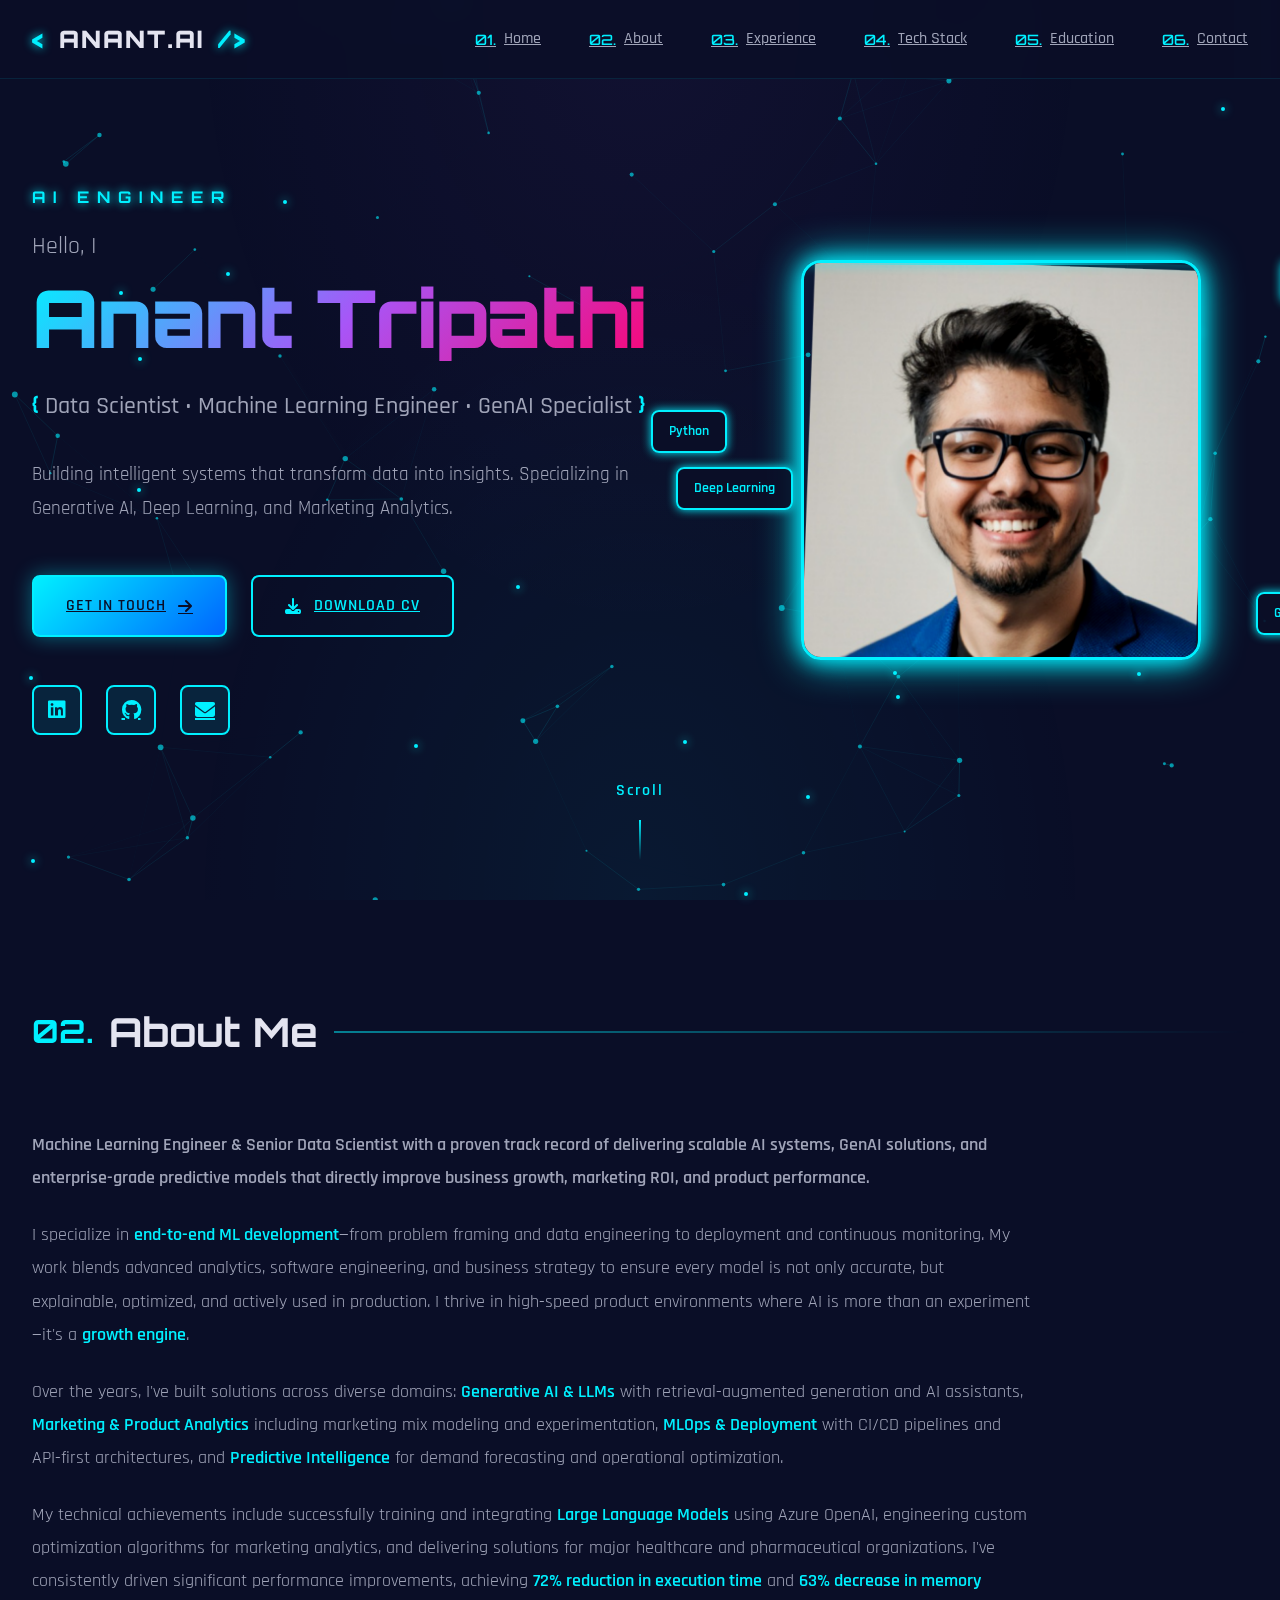
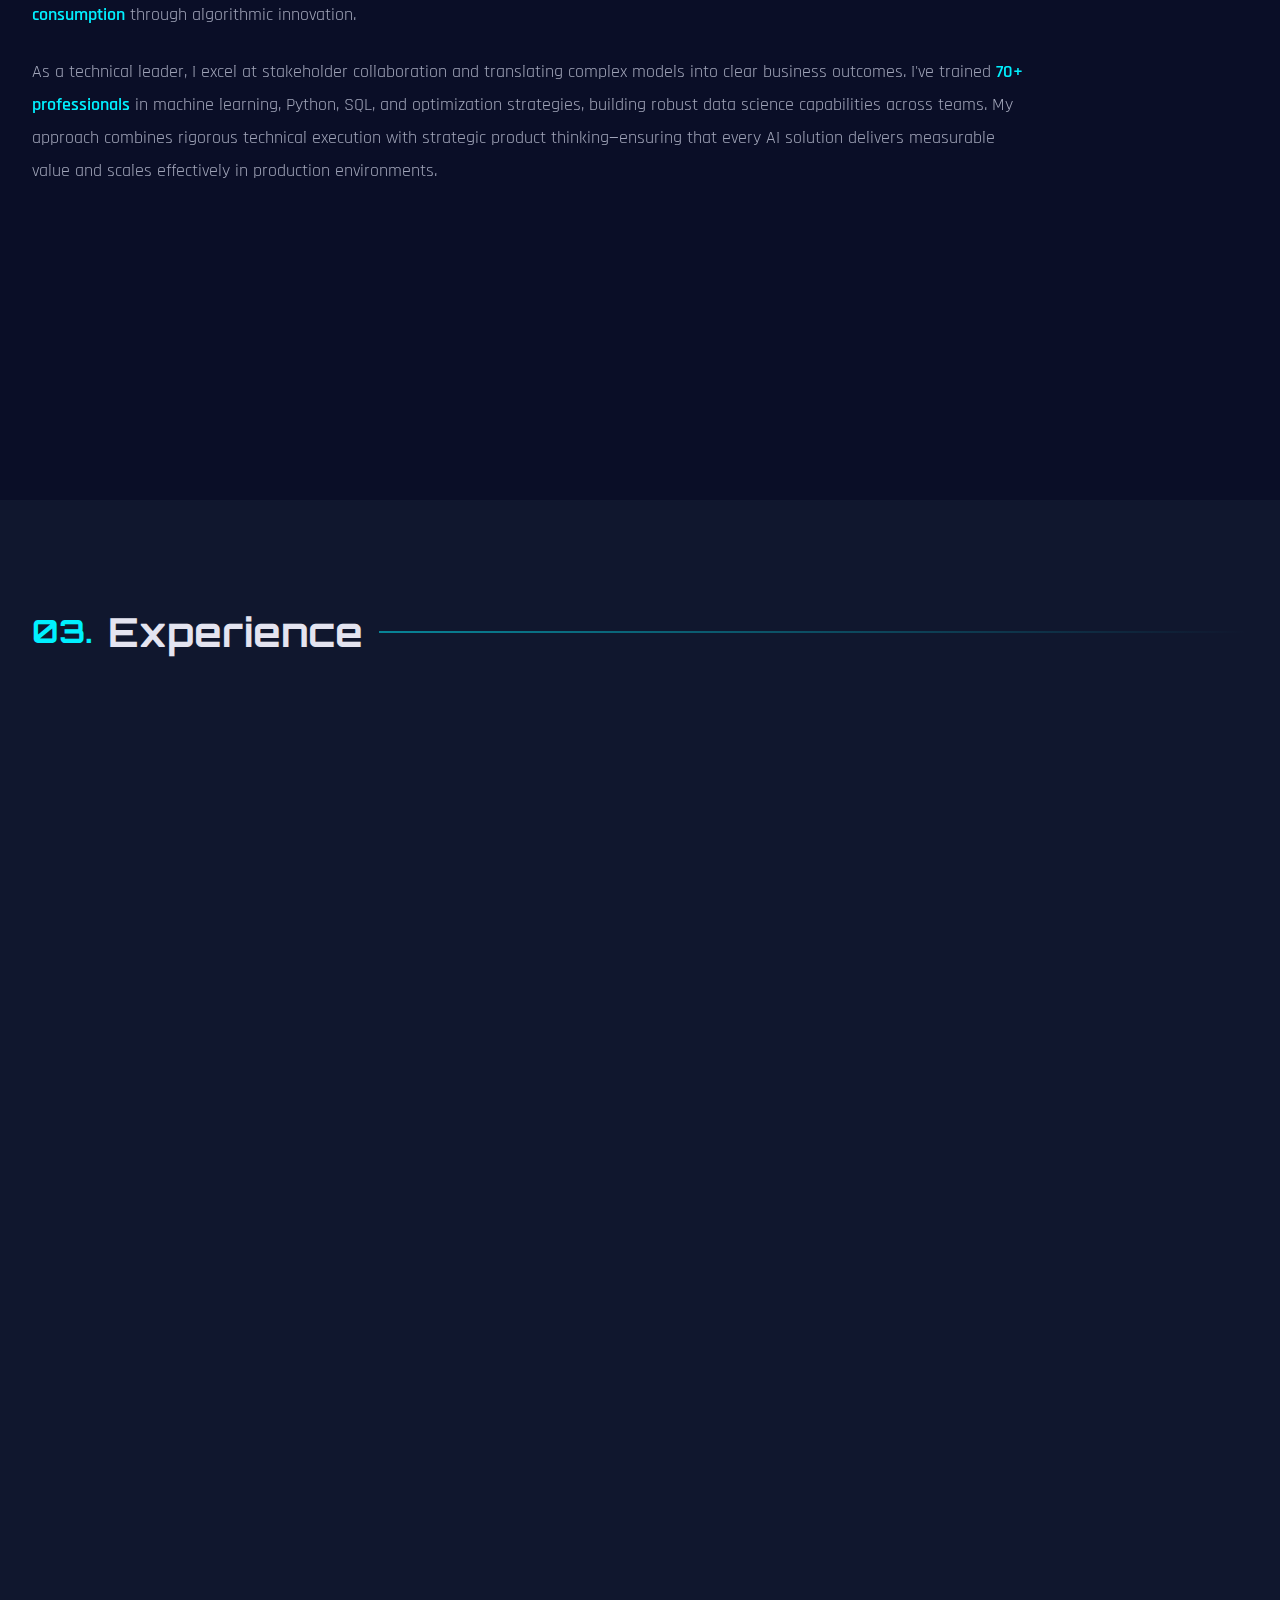
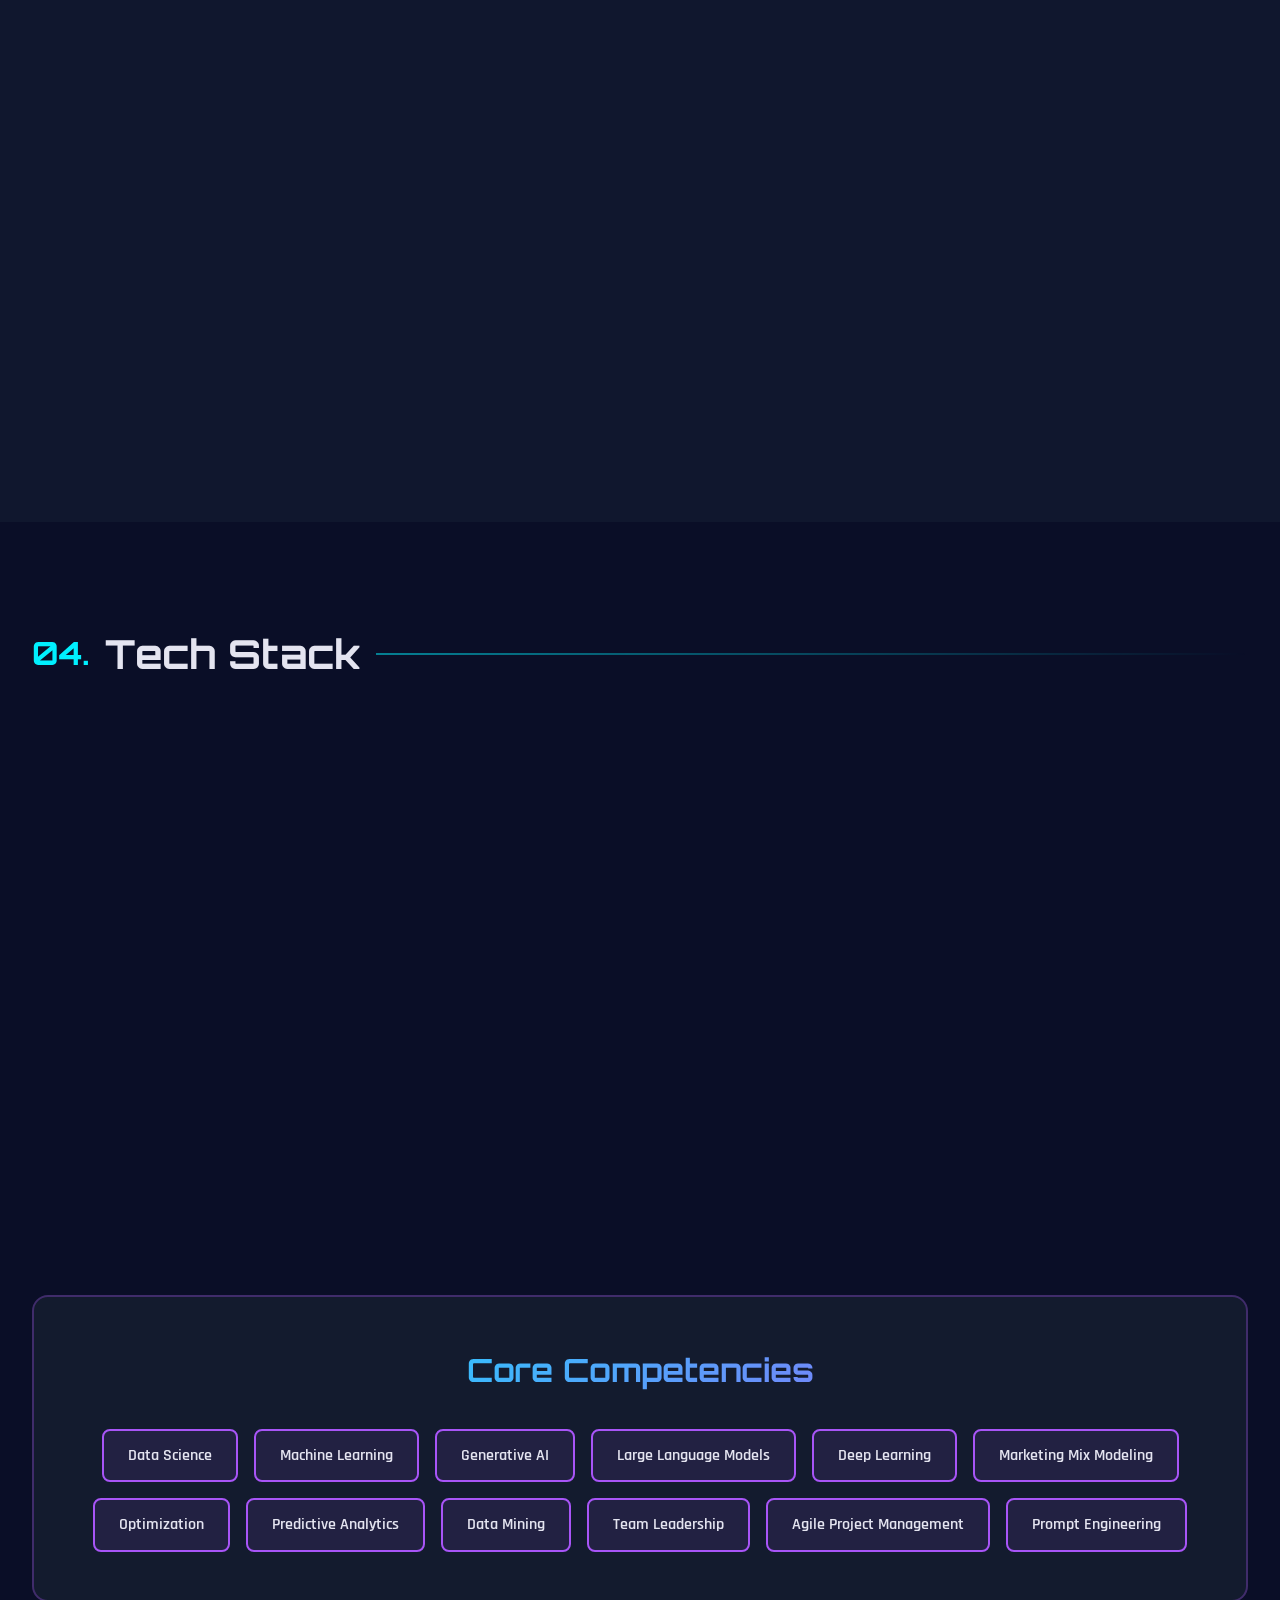
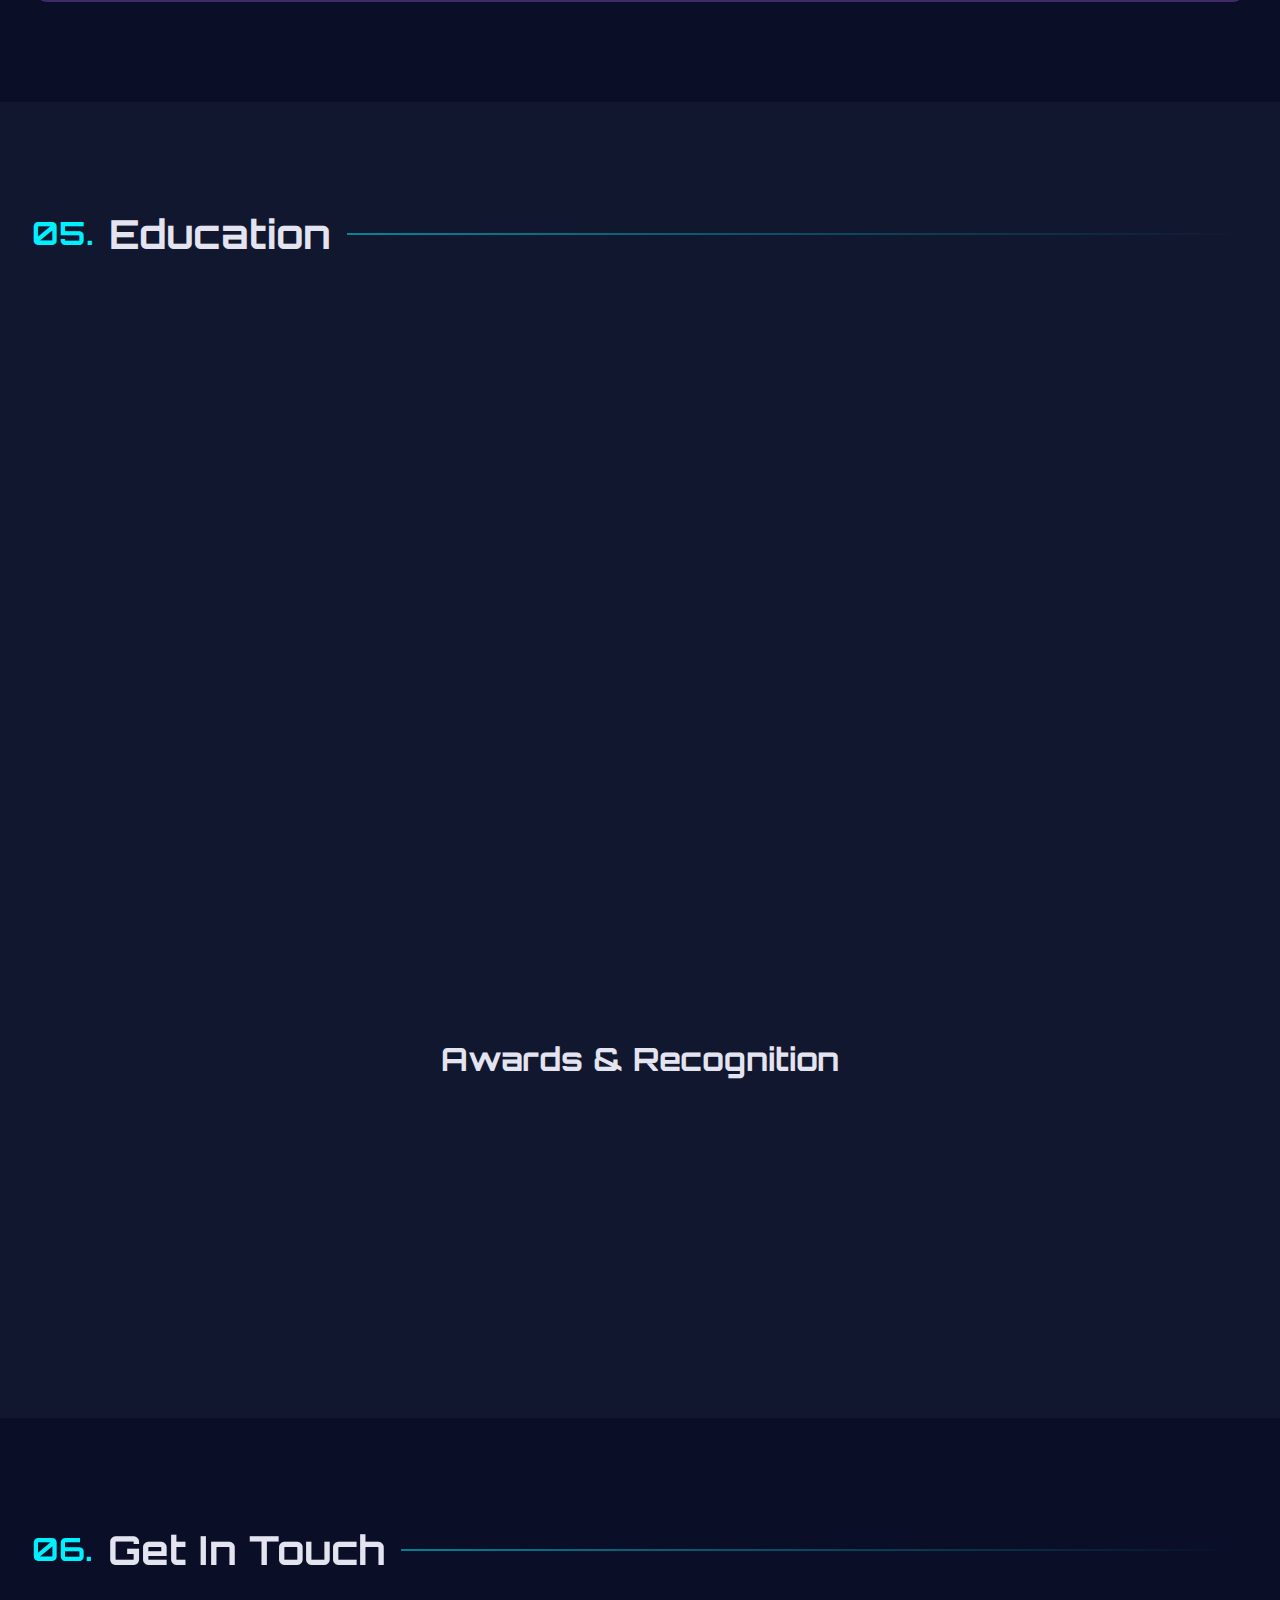
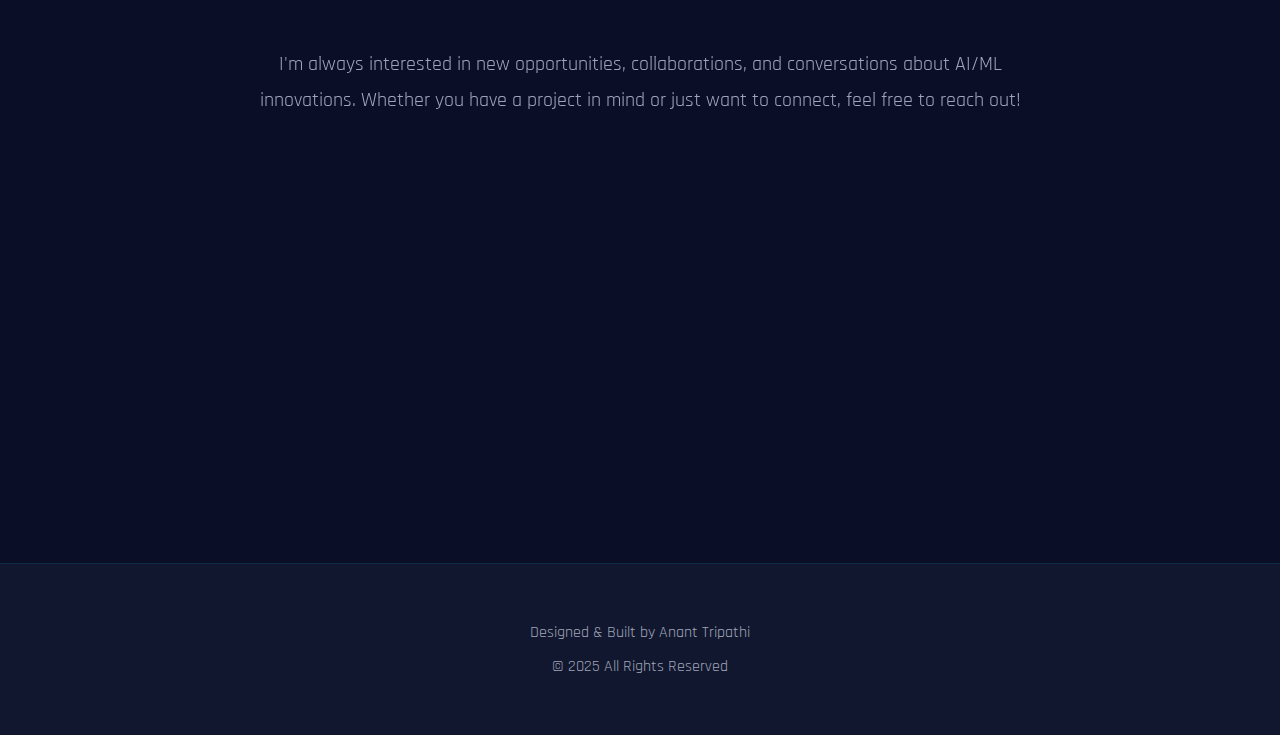
<file: index.html>
<!DOCTYPE html>
<html lang="en">
<head>
    <meta charset="UTF-8">
    <meta name="viewport" content="width=device-width, initial-scale=1.0">
    <meta name="description" content="Anant Tripathi - AI/ML Engineer & Data Scientist">
    <title>Anant Tripathi | AI Engineer</title>
    <link rel="stylesheet" href="styles.css">
    <link rel="stylesheet" href="https://cdnjs.cloudflare.com/ajax/libs/font-awesome/6.4.0/css/all.min.css">
</head>
<body>
    <!-- Animated Background -->
    <div class="background-animation">
        <div class="neural-network"></div>
        <canvas id="particleCanvas"></canvas>
    </div>

    <!-- Navigation -->
    <nav class="navbar" id="navbar">
        <div class="nav-container">
            <div class="nav-logo">
                <span class="logo-brackets">&lt;</span>
                <span class="logo-name">ANANT.AI</span>
                <span class="logo-brackets">/&gt;</span>
            </div>
            <button class="nav-toggle" id="navToggle">
                <span></span>
                <span></span>
                <span></span>
            </button>
            <ul class="nav-menu" id="navMenu">
                <li><a href="#home" class="nav-link"><span>01.</span> Home</a></li>
                <li><a href="#about" class="nav-link"><span>02.</span> About</a></li>
                <li><a href="#experience" class="nav-link"><span>03.</span> Experience</a></li>
                <li><a href="#skills" class="nav-link"><span>04.</span> Tech Stack</a></li>
                <li><a href="#education" class="nav-link"><span>05.</span> Education</a></li>
                <li><a href="#contact" class="nav-link"><span>06.</span> Contact</a></li>
            </ul>
        </div>
    </nav>

    <!-- Hero Section -->
    <section id="home" class="hero">
        <div class="hero-content">
            <div class="hero-text">
                <div class="glitch-wrapper">
                    <div class="glitch-text" data-text="AI ENGINEER">AI ENGINEER</div>
                </div>
                <h1 class="hero-title">
                    <span class="typing-text">Hello, I'm</span>
                    <span class="hero-name">Anant Tripathi</span>
                </h1>
                <p class="hero-tagline">
                    <span class="code-bracket">{</span>
                    Data Scientist • Machine Learning Engineer • GenAI Specialist
                    <span class="code-bracket">}</span>
                </p>
                <p class="hero-description">
                    Building intelligent systems that transform data into insights. 
                    Specializing in Generative AI, Deep Learning, and Marketing Analytics.
                </p>
                <div class="hero-cta">
                    <a href="#contact" class="btn btn-primary">
                        <span>Get In Touch</span>
                        <i class="fas fa-arrow-right"></i>
                    </a>
                    <a href="Anant_Tripathi_Resume.pdf" download class="btn btn-secondary">
                        <i class="fas fa-download"></i>
                        <span>Download CV</span>
                    </a>
                </div>
                <div class="hero-social">
                    <a href="https://www.linkedin.com/in/ananttripathiakt/" target="_blank" class="social-link">
                        <i class="fab fa-linkedin"></i>
                    </a>
                    <a href="https://github.com/ananttripathiakt" target="_blank" class="social-link">
                        <i class="fab fa-github"></i>
                    </a>
                    <a href="mailto:ananttripathiakt@gmail.com" class="social-link">
                        <i class="fas fa-envelope"></i>
                    </a>
                </div>
            </div>
            <div class="hero-visual">
                <div class="profile-container">
                    <div class="profile-frame">
                        <img src="anantprofilepicture.png" alt="Anant Tripathi" class="profile-img">
                        <div class="scan-line"></div>
                    </div>
                    <div class="floating-labels">
                        <div class="label label-1">AI/ML</div>
                        <div class="label label-2">GenAI</div>
                        <div class="label label-3">Python</div>
                        <div class="label label-4">Deep Learning</div>
                    </div>
                </div>
            </div>
        </div>
        <div class="scroll-down">
            <span>Scroll</span>
            <div class="scroll-line"></div>
        </div>
    </section>

    <!-- About Section -->
    <section id="about" class="about section">
        <div class="container">
            <h2 class="section-title">
                <span class="title-number">02.</span>
                <span class="title-text">About Me</span>
                <span class="title-line"></span>
            </h2>
            <div class="about-content">
                <div class="about-text">
                    <p class="highlight-text">
                        Machine Learning Engineer & Senior Data Scientist with a proven track record of delivering 
                        scalable AI systems, GenAI solutions, and enterprise-grade predictive models that directly 
                        improve business growth, marketing ROI, and product performance.
                    </p>
                    <p>
                        I specialize in <span class="text-accent">end-to-end ML development</span>—from problem framing 
                        and data engineering to deployment and continuous monitoring. My work blends advanced analytics, 
                        software engineering, and business strategy to ensure every model is not only accurate, but 
                        explainable, optimized, and actively used in production. I thrive in high-speed product 
                        environments where AI is more than an experiment—it's a <span class="text-accent">growth engine</span>.
                    </p>
                    <p>
                        Over the years, I've built solutions across diverse domains: <span class="text-accent">Generative AI & LLMs</span> 
                        with retrieval-augmented generation and AI assistants, <span class="text-accent">Marketing & Product Analytics</span> 
                        including marketing mix modeling and experimentation, <span class="text-accent">MLOps & Deployment</span> 
                        with CI/CD pipelines and API-first architectures, and <span class="text-accent">Predictive Intelligence</span> 
                        for demand forecasting and operational optimization.
                    </p>
                    <p>
                        My technical achievements include successfully training and integrating <span class="text-accent">Large Language Models</span> 
                        using Azure OpenAI, engineering custom optimization algorithms for marketing analytics, and 
                        delivering solutions for major healthcare and pharmaceutical organizations. I've consistently 
                        driven significant performance improvements, achieving <span class="text-accent">72% reduction in execution time</span> 
                        and <span class="text-accent">63% decrease in memory consumption</span> through algorithmic innovation.
                    </p>
                    <p>
                        As a technical leader, I excel at stakeholder collaboration and translating complex models into 
                        clear business outcomes. I've trained <span class="text-accent">70+ professionals</span> in machine learning, 
                        Python, SQL, and optimization strategies, building robust data science capabilities across teams. 
                        My approach combines rigorous technical execution with strategic product thinking—ensuring that 
                        every AI solution delivers measurable value and scales effectively in production environments.
                    </p>
                    <div class="stats-grid">
                        <div class="stat-card">
                            <div class="stat-icon">
                                <i class="fas fa-project-diagram"></i>
                            </div>
                            <div class="stat-content">
                                <h3>25+</h3>
                                <p>Projects Delivered</p>
                            </div>
                        </div>
                        <div class="stat-card">
                            <div class="stat-icon">
                                <i class="fas fa-users"></i>
                            </div>
                            <div class="stat-content">
                                <h3>70+</h3>
                                <p>Team Members Trained</p>
                            </div>
                        </div>
                        <div class="stat-card">
                            <div class="stat-icon">
                                <i class="fas fa-chart-line"></i>
                            </div>
                            <div class="stat-content">
                                <h3>72%</h3>
                                <p>Performance Boost</p>
                            </div>
                        </div>
                    </div>
                </div>
            </div>
        </div>
    </section>

    <!-- Experience Section -->
    <section id="experience" class="experience section">
        <div class="container">
            <h2 class="section-title">
                <span class="title-number">03.</span>
                <span class="title-text">Experience</span>
                <span class="title-line"></span>
            </h2>
            <div class="experience-container">
                <div class="experience-card">
                    <div class="card-glow"></div>
                    <div class="card-header">
                        <div>
                            <h3>Project Leader — Data Scientist</h3>
                            <h4 class="company">Axtria – Ingenious Insights</h4>
                            <p class="location"><i class="fas fa-map-marker-alt"></i> Bengaluru, India</p>
                        </div>
                        <span class="date-badge">Aug 2021 - Present</span>
                    </div>
                    <div class="card-content">
                        <div class="achievement">
                            <div class="achievement-icon">
                                <i class="fas fa-brain"></i>
                            </div>
                            <div class="achievement-text">
                                <strong>Generative AI Integration</strong>
                                <p>Trained and integrated Generative AI models using Azure OpenAI, delivering text-based 
                                and visual insights from product modules</p>
                            </div>
                        </div>
                        <div class="achievement">
                            <div class="achievement-icon">
                                <i class="fas fa-rocket"></i>
                            </div>
                            <div class="achievement-text">
                                <strong>Team Leadership & Client Success</strong>
                                <p>Led team to secure major US healthcare brands through product enhancements and drove 
                                significant product adoption</p>
                            </div>
                        </div>
                        <div class="achievement">
                            <div class="achievement-icon">
                                <i class="fas fa-cogs"></i>
                            </div>
                            <div class="achievement-text">
                                <strong>Advanced Algorithm Development</strong>
                                <p>Engineered custom algorithms for marketing mix optimization using COBYLA and SLSQP. 
                                Delivered 25+ projects establishing primary optimization techniques</p>
                            </div>
                        </div>
                        <div class="achievement">
                            <div class="achievement-icon">
                                <i class="fas fa-chart-bar"></i>
                            </div>
                            <div class="achievement-text">
                                <strong>Dynamic Analytics Assets</strong>
                                <p>Built ML models using regression, hierarchical modeling, and segmentation for HCP 
                                targeting in pharmaceutical launches</p>
                            </div>
                        </div>
                        <div class="achievement">
                            <div class="achievement-icon">
                                <i class="fas fa-tachometer-alt"></i>
                            </div>
                            <div class="achievement-text">
                                <strong>Performance Optimization</strong>
                                <p>Delivered 10 simultaneous projects, reducing execution time by 25% and memory 
                                consumption by 63%</p>
                            </div>
                        </div>
                        <div class="achievement">
                            <div class="achievement-icon">
                                <i class="fas fa-code"></i>
                            </div>
                            <div class="achievement-text">
                                <strong>Codebase Migration</strong>
                                <p>Independently migrated 6000+ line codebase from R to Python, improving performance 
                                and scalability</p>
                            </div>
                        </div>
                        <div class="achievement">
                            <div class="achievement-icon">
                                <i class="fas fa-graduation-cap"></i>
                            </div>
                            <div class="achievement-text">
                                <strong>Training & Development</strong>
                                <p>Provided comprehensive training to 70+ employees in Python, SQL, marketing mix 
                                modeling, and optimization</p>
                            </div>
                        </div>
                    </div>
                </div>
            </div>
        </div>
    </section>

    <!-- Skills Section -->
    <section id="skills" class="skills section">
        <div class="container">
            <h2 class="section-title">
                <span class="title-number">04.</span>
                <span class="title-text">Tech Stack</span>
                <span class="title-line"></span>
            </h2>
            <div class="skills-content">
                <div class="skill-category">
                    <div class="category-header">
                        <i class="fas fa-code"></i>
                        <h3>Programming Languages</h3>
                    </div>
                    <div class="skill-items">
                        <div class="skill-chip">Python</div>
                        <div class="skill-chip">R</div>
                        <div class="skill-chip">SQL</div>
                    </div>
                </div>

                <div class="skill-category">
                    <div class="category-header">
                        <i class="fas fa-brain"></i>
                        <h3>AI/ML Frameworks</h3>
                    </div>
                    <div class="skill-items">
                        <div class="skill-chip">TensorFlow</div>
                        <div class="skill-chip">PyTorch</div>
                        <div class="skill-chip">Keras</div>
                        <div class="skill-chip">Scikit-Learn</div>
                        <div class="skill-chip">XGBoost</div>
                        <div class="skill-chip">NLTK</div>
                    </div>
                </div>

                <div class="skill-category">
                    <div class="category-header">
                        <i class="fas fa-database"></i>
                        <h3>Data Science Tools</h3>
                    </div>
                    <div class="skill-items">
                        <div class="skill-chip">NumPy</div>
                        <div class="skill-chip">Pandas</div>
                        <div class="skill-chip">SciPy</div>
                        <div class="skill-chip">Seaborn</div>
                        <div class="skill-chip">JupyterHub</div>
                    </div>
                </div>

                <div class="skill-category">
                    <div class="category-header">
                        <i class="fas fa-cloud"></i>
                        <h3>Cloud & Platforms</h3>
                    </div>
                    <div class="skill-items">
                        <div class="skill-chip">AWS</div>
                        <div class="skill-chip">GCP</div>
                        <div class="skill-chip">Azure OpenAI</div>
                        <div class="skill-chip">Databricks</div>
                        <div class="skill-chip">Snowflake</div>
                    </div>
                </div>

                <div class="skill-category">
                    <div class="category-header">
                        <i class="fas fa-chart-line"></i>
                        <h3>BI & Visualization</h3>
                    </div>
                    <div class="skill-items">
                        <div class="skill-chip">Power BI</div>
                        <div class="skill-chip">KNIME</div>
                    </div>
                </div>

                <div class="skill-category">
                    <div class="category-header">
                        <i class="fas fa-tools"></i>
                        <h3>Dev Tools</h3>
                    </div>
                    <div class="skill-items">
                        <div class="skill-chip">GitHub</div>
                        <div class="skill-chip">Bitbucket</div>
                        <div class="skill-chip">JIRA</div>
                        <div class="skill-chip">Gen AI Tools</div>
                    </div>
                </div>
            </div>

            <div class="core-competencies">
                <h3>Core Competencies</h3>
                <div class="competencies-grid">
                    <span class="competency-tag">Data Science</span>
                    <span class="competency-tag">Machine Learning</span>
                    <span class="competency-tag">Generative AI</span>
                    <span class="competency-tag">Large Language Models</span>
                    <span class="competency-tag">Deep Learning</span>
                    <span class="competency-tag">Marketing Mix Modeling</span>
                    <span class="competency-tag">Optimization</span>
                    <span class="competency-tag">Predictive Analytics</span>
                    <span class="competency-tag">Data Mining</span>
                    <span class="competency-tag">Team Leadership</span>
                    <span class="competency-tag">Agile Project Management</span>
                    <span class="competency-tag">Prompt Engineering</span>
                </div>
            </div>
        </div>
    </section>

    <!-- Education Section -->
    <section id="education" class="education section">
        <div class="container">
            <h2 class="section-title">
                <span class="title-number">05.</span>
                <span class="title-text">Education</span>
                <span class="title-line"></span>
            </h2>
            <div class="education-grid">
                <div class="edu-card">
                    <div class="edu-icon">
                        <i class="fas fa-graduation-cap"></i>
                    </div>
                    <div class="edu-content">
                        <h3>Master of Science (MS)</h3>
                        <h4>Data Science</h4>
                        <p class="edu-institution">Deakin University</p>
                        <p class="edu-location">Melbourne, Australia</p>
                        <span class="edu-date">2025 – 2027</span>
                    </div>
                </div>

                <div class="edu-card">
                    <div class="edu-icon">
                        <i class="fas fa-graduation-cap"></i>
                    </div>
                    <div class="edu-content">
                        <h3>Post Graduate Program</h3>
                        <h4>Artificial Intelligence & Machine Learning</h4>
                        <p class="edu-institution">The University of Texas at Austin</p>
                        <p class="edu-location">Austin, Texas, USA</p>
                        <span class="edu-date">Feb 2025 – Feb 2026</span>
                    </div>
                </div>

                <div class="edu-card">
                    <div class="edu-icon">
                        <i class="fas fa-graduation-cap"></i>
                    </div>
                    <div class="edu-content">
                        <h3>Post Graduate Programme</h3>
                        <h4>Applied AI and Agentic AI</h4>
                        <p class="edu-institution">IIIT Bangalore</p>
                        <p class="edu-location">Bangalore, India</p>
                        <span class="edu-date">Jan 2025 – July 2025</span>
                    </div>
                </div>

                <div class="edu-card">
                    <div class="edu-icon">
                        <i class="fas fa-graduation-cap"></i>
                    </div>
                    <div class="edu-content">
                        <h3>B.E. & M.Sc. (Integrated)</h3>
                        <h4>Electrical and Electronics</h4>
                        <p class="edu-institution">Birla Institute of Technology and Science, Pilani</p>
                        <p class="edu-location">Pilani, Rajasthan, India</p>
                        <span class="edu-date">Aug 2016 – May 2021</span>
                    </div>
                </div>
            </div>

            <div class="awards-section">
                <h3 class="awards-title">Awards & Recognition</h3>
                <div class="awards-grid">
                    <div class="award-item">
                        <i class="fas fa-trophy"></i>
                        <div>
                            <h4>Right Brigade Award</h4>
                            <p>Exemplary display of RIGHT values: Responsiveness, Integrity, Get going, Humble, Team Player</p>
                        </div>
                    </div>
                    <div class="award-item">
                        <i class="fas fa-star"></i>
                        <div>
                            <h4>Bravo Award</h4>
                            <p>High-quality work delivery and exemplary performance with strong client appreciation</p>
                        </div>
                    </div>
                    <div class="award-item">
                        <i class="fas fa-certificate"></i>
                        <div>
                            <h4>Deeplearning.ai Certifications</h4>
                            <p>Multiple courses in machine learning, deep learning, and advanced statistics</p>
                        </div>
                    </div>
                </div>
            </div>
        </div>
    </section>

    <!-- Contact Section -->
    <section id="contact" class="contact section">
        <div class="container">
            <h2 class="section-title">
                <span class="title-number">06.</span>
                <span class="title-text">Get In Touch</span>
                <span class="title-line"></span>
            </h2>
            <div class="contact-content">
                <p class="contact-intro">
                    I'm always interested in new opportunities, collaborations, and conversations 
                    about AI/ML innovations. Whether you have a project in mind or just want to connect, 
                    feel free to reach out!
                </p>
                <div class="contact-grid">
                    <a href="mailto:ananttripathiakt@gmail.com" class="contact-card">
                        <div class="contact-icon">
                            <i class="fas fa-envelope"></i>
                        </div>
                        <h3>Email</h3>
                        <p>ananttripathiakt@gmail.com</p>
                    </a>
                    <a href="https://www.linkedin.com/in/ananttripathiakt/" target="_blank" class="contact-card">
                        <div class="contact-icon">
                            <i class="fab fa-linkedin"></i>
                        </div>
                        <h3>LinkedIn</h3>
                        <p>linkedin.com/in/ananttripathiakt</p>
                    </a>
                    <a href="Anant_Tripathi_Resume.pdf" download class="contact-card">
                        <div class="contact-icon">
                            <i class="fas fa-file-pdf"></i>
                        </div>
                        <h3>Resume</h3>
                        <p>Download CV</p>
                    </a>
                </div>
            </div>
        </div>
    </section>

    <!-- Footer -->
    <footer class="footer">
        <div class="container">
            <p>Designed & Built by Anant Tripathi</p>
            <p>&copy; 2025 All Rights Reserved</p>
        </div>
    </footer>

    <script src="script.js"></script>
</body>
</html>
</file>
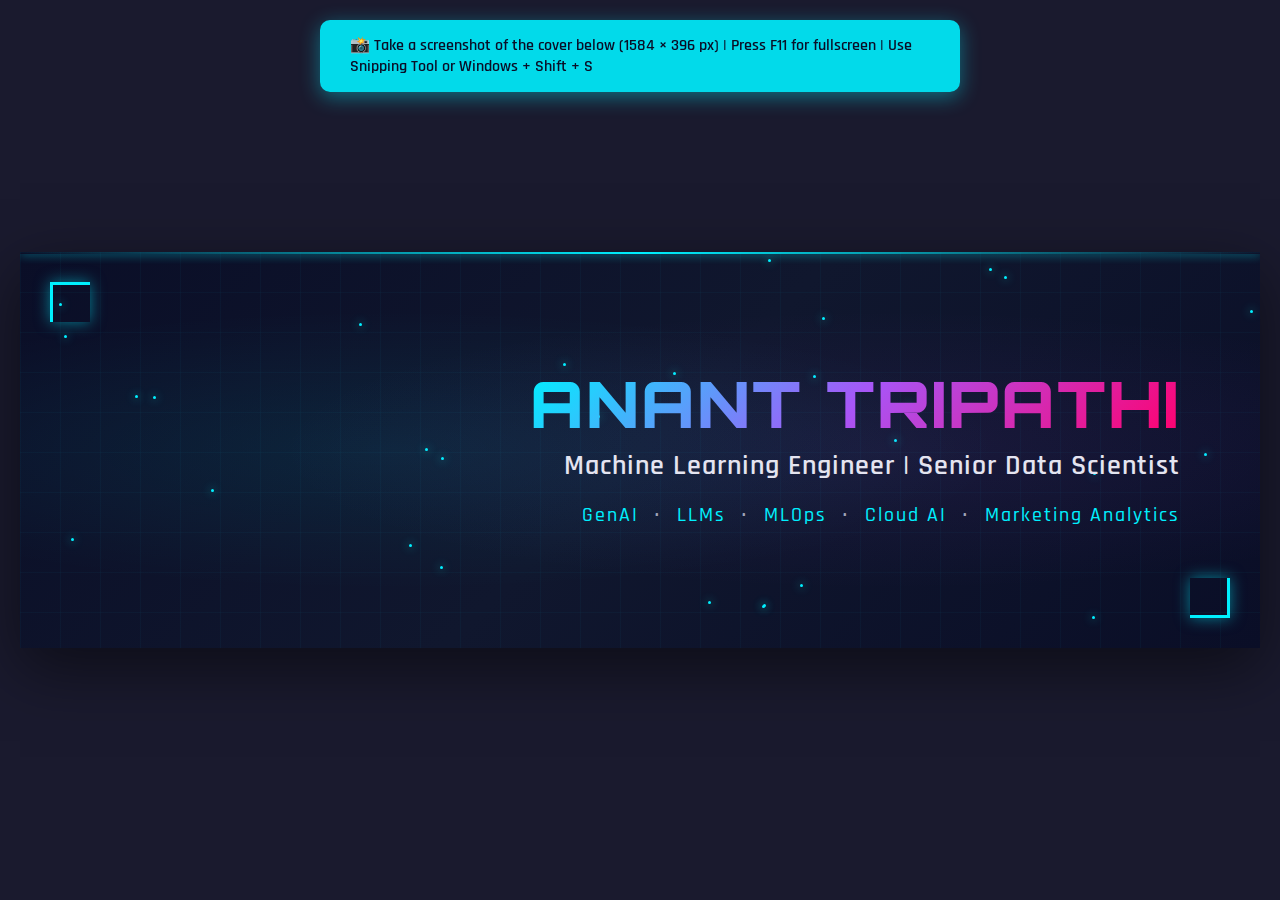
<file: linkedin_cover.html>
<!DOCTYPE html>
<html lang="en">
<head>
    <meta charset="UTF-8">
    <meta name="viewport" content="width=device-width, initial-scale=1.0">
    <title>LinkedIn Cover - Anant Tripathi</title>
    <link href="https://fonts.googleapis.com/css2?family=Orbitron:wght@700;900&family=Rajdhani:wght@500;600;700&display=swap" rel="stylesheet">
    <style>
        * {
            margin: 0;
            padding: 0;
            box-sizing: border-box;
        }

        body {
            display: flex;
            justify-content: center;
            align-items: center;
            min-height: 100vh;
            background: #1a1a2e;
            padding: 20px;
        }

        .linkedin-cover {
            width: 1584px;
            height: 396px;
            background: linear-gradient(135deg, #0a0e27 0%, #10172e 50%, #0a0e27 100%);
            position: relative;
            overflow: hidden;
            box-shadow: 0 20px 60px rgba(0, 0, 0, 0.5);
        }

        /* Particle Background */
        .particles {
            position: absolute;
            width: 100%;
            height: 100%;
            overflow: hidden;
        }

        .particle {
            position: absolute;
            width: 3px;
            height: 3px;
            background: #00f0ff;
            border-radius: 50%;
            box-shadow: 0 0 10px #00f0ff;
            animation: float 20s infinite;
        }

        @keyframes float {
            0%, 100% {
                transform: translate(0, 0);
                opacity: 0.3;
            }
            50% {
                transform: translate(50px, -30px);
                opacity: 0.7;
            }
        }

        /* Grid Pattern */
        .grid-pattern {
            position: absolute;
            width: 100%;
            height: 100%;
            background-image: 
                linear-gradient(rgba(0, 240, 255, 0.03) 1px, transparent 1px),
                linear-gradient(90deg, rgba(0, 240, 255, 0.03) 1px, transparent 1px);
            background-size: 40px 40px;
        }

        /* Gradient Overlay */
        .gradient-overlay {
            position: absolute;
            width: 100%;
            height: 100%;
            background: radial-gradient(ellipse at 30% 50%, rgba(0, 240, 255, 0.08) 0%, transparent 50%),
                        radial-gradient(ellipse at 70% 50%, rgba(168, 85, 247, 0.08) 0%, transparent 50%);
        }

        /* Content */
        .content {
            position: relative;
            z-index: 10;
            height: 100%;
            display: flex;
            flex-direction: column;
            justify-content: center;
            align-items: flex-end;
            padding: 0 80px;
            text-align: right;
        }

        .name {
            font-family: 'Orbitron', sans-serif;
            font-size: 64px;
            font-weight: 900;
            background: linear-gradient(135deg, #00f0ff 0%, #a855f7 50%, #ff006e 100%);
            -webkit-background-clip: text;
            -webkit-text-fill-color: transparent;
            background-clip: text;
            letter-spacing: 2px;
            margin-bottom: 12px;
            line-height: 1;
        }

        .title {
            font-family: 'Rajdhani', sans-serif;
            font-size: 28px;
            font-weight: 600;
            color: #e4e4f0;
            margin-bottom: 18px;
            letter-spacing: 1px;
        }

        .skills {
            font-family: 'Rajdhani', sans-serif;
            font-size: 20px;
            font-weight: 500;
            color: #00f0ff;
            letter-spacing: 2px;
        }

        .skills span {
            color: #a0a4b8;
            margin: 0 8px;
        }

        /* Decorative Elements */
        .corner-decoration {
            position: absolute;
            width: 40px;
            height: 40px;
            border: 3px solid #00f0ff;
            box-shadow: 0 0 15px rgba(0, 240, 255, 0.5);
        }

        .corner-top-left {
            top: 30px;
            left: 30px;
            border-right: none;
            border-bottom: none;
        }

        .corner-bottom-right {
            bottom: 30px;
            right: 30px;
            border-left: none;
            border-top: none;
        }

        /* Scan Line */
        .scan-line {
            position: absolute;
            width: 100%;
            height: 2px;
            background: linear-gradient(90deg, transparent, #00f0ff, transparent);
            box-shadow: 0 0 10px #00f0ff;
            animation: scan 8s linear infinite;
        }

        @keyframes scan {
            0% {
                top: 0;
            }
            100% {
                top: 100%;
            }
        }


        /* Instructions */
        .instructions {
            position: fixed;
            top: 20px;
            left: 50%;
            transform: translateX(-50%);
            background: rgba(0, 240, 255, 0.9);
            color: #0a0e27;
            padding: 15px 30px;
            border-radius: 10px;
            font-family: 'Rajdhani', sans-serif;
            font-weight: 600;
            font-size: 16px;
            z-index: 1000;
            box-shadow: 0 5px 20px rgba(0, 240, 255, 0.4);
        }
    </style>
</head>
<body>
    <div class="instructions">
        📸 Take a screenshot of the cover below (1584 × 396 px) | Press F11 for fullscreen | Use Snipping Tool or Windows + Shift + S
    </div>

    <div class="linkedin-cover">
        <!-- Background Effects -->
        <div class="particles" id="particles"></div>
        <div class="grid-pattern"></div>
        <div class="gradient-overlay"></div>
        <div class="scan-line"></div>

        <!-- Corner Decorations -->
        <div class="corner-decoration corner-top-left"></div>
        <div class="corner-decoration corner-bottom-right"></div>

        <!-- Main Content -->
        <div class="content">
            <h1 class="name">ANANT TRIPATHI</h1>
            <p class="title">Machine Learning Engineer | Senior Data Scientist</p>
            <p class="skills">GenAI <span>•</span> LLMs <span>•</span> MLOps <span>•</span> Cloud AI <span>•</span> Marketing Analytics</p>
        </div>

    </div>

    <script>
        // Generate particles
        const particlesContainer = document.getElementById('particles');
        const particleCount = 30;

        for (let i = 0; i < particleCount; i++) {
            const particle = document.createElement('div');
            particle.className = 'particle';
            particle.style.left = Math.random() * 100 + '%';
            particle.style.top = Math.random() * 100 + '%';
            particle.style.animationDelay = Math.random() * 20 + 's';
            particle.style.animationDuration = (15 + Math.random() * 10) + 's';
            particlesContainer.appendChild(particle);
        }
    </script>
</body>
</html>
</file>
<file: styles.css>
/* ========================================
   FUTURISTIC AI ENGINEER PORTFOLIO
   Dark Theme with Neon Accents
   ======================================== */

@import url('https://fonts.googleapis.com/css2?family=Orbitron:wght@400;700;900&family=Rajdhani:wght@300;400;500;600;700&display=swap');

:root {
    /* Futuristic Color Palette */
    --bg-primary: #0a0e27;
    --bg-secondary: #10172e;
    --bg-card: #131b2e;
    
    --neon-cyan: #00f0ff;
    --neon-purple: #a855f7;
    --neon-pink: #ff006e;
    --neon-green: #00ff88;
    --neon-blue: #0066ff;
    
    --text-primary: #e4e4f0;
    --text-secondary: #a0a4b8;
    --text-muted: #6b7280;
    
    --accent-glow: rgba(0, 240, 255, 0.5);
    --purple-glow: rgba(168, 85, 247, 0.5);
    
    /* Effects */
    --transition: all 0.3s cubic-bezier(0.4, 0, 0.2, 1);
    --glow-sm: 0 0 10px var(--neon-cyan);
    --glow-md: 0 0 20px var(--neon-cyan), 0 0 40px var(--neon-cyan);
    --glow-lg: 0 0 30px var(--neon-cyan), 0 0 60px var(--neon-cyan), 0 0 90px var(--neon-cyan);
}

/* ========================================
   Global Styles
   ======================================== */
* {
    margin: 0;
    padding: 0;
    box-sizing: border-box;
}

html {
    scroll-behavior: smooth;
}

body {
    font-family: 'Rajdhani', sans-serif;
    background: var(--bg-primary);
    color: var(--text-primary);
    line-height: 1.6;
    overflow-x: hidden;
    position: relative;
}

/* ========================================
   Animated Background
   ======================================== */
.background-animation {
    position: fixed;
    top: 0;
    left: 0;
    width: 100%;
    height: 100%;
    z-index: 0;
    pointer-events: none;
    background: 
        radial-gradient(ellipse at top, rgba(168, 85, 247, 0.05) 0%, transparent 50%),
        radial-gradient(ellipse at bottom, rgba(0, 240, 255, 0.05) 0%, transparent 50%);
}

#particleCanvas {
    position: absolute;
    top: 0;
    left: 0;
    width: 100%;
    height: 100%;
}

/* ========================================
   Navigation
   ======================================== */
.navbar {
    position: fixed;
    top: 0;
    width: 100%;
    background: rgba(10, 14, 39, 0.8);
    backdrop-filter: blur(20px);
    border-bottom: 1px solid rgba(0, 240, 255, 0.1);
    z-index: 1000;
    transition: var(--transition);
}

.navbar.scrolled {
    background: rgba(10, 14, 39, 0.95);
    box-shadow: 0 5px 30px rgba(0, 240, 255, 0.1);
}

.nav-container {
    max-width: 1400px;
    margin: 0 auto;
    padding: 1.25rem 2rem;
    display: flex;
    justify-content: space-between;
    align-items: center;
}

.nav-logo {
    font-family: 'Orbitron', sans-serif;
    font-size: 1.5rem;
    font-weight: 900;
    letter-spacing: 2px;
}

.logo-brackets {
    color: var(--neon-cyan);
    text-shadow: var(--glow-sm);
}

.logo-name {
    color: var(--text-primary);
    margin: 0 0.25rem;
}

.nav-menu {
    display: flex;
    list-style: none;
    gap: 3rem;
}

.nav-link {
    color: var(--text-secondary);
    font-weight: 500;
    font-size: 1rem;
    position: relative;
    transition: var(--transition);
    display: flex;
    align-items: center;
    gap: 0.5rem;
}

.nav-link span {
    color: var(--neon-cyan);
    font-family: 'Orbitron', sans-serif;
    font-size: 0.9rem;
}

.nav-link:hover {
    color: var(--neon-cyan);
    text-shadow: var(--glow-sm);
}

.nav-link::after {
    content: '';
    position: absolute;
    bottom: -5px;
    left: 0;
    width: 0;
    height: 2px;
    background: linear-gradient(90deg, var(--neon-cyan), var(--neon-purple));
    box-shadow: var(--glow-sm);
    transition: width 0.3s ease;
}

.nav-link:hover::after,
.nav-link.active::after {
    width: 100%;
}

.nav-toggle {
    display: none;
    flex-direction: column;
    background: none;
    border: 2px solid var(--neon-cyan);
    cursor: pointer;
    gap: 5px;
    padding: 0.5rem;
    border-radius: 5px;
}

.nav-toggle span {
    width: 25px;
    height: 2px;
    background: var(--neon-cyan);
    box-shadow: var(--glow-sm);
    transition: var(--transition);
}

/* ========================================
   Hero Section
   ======================================== */
.hero {
    min-height: 100vh;
    display: flex;
    align-items: center;
    justify-content: center;
    position: relative;
    padding: 100px 2rem 80px;
    z-index: 1;
}

.hero-content {
    max-width: 1400px;
    width: 100%;
    display: grid;
    grid-template-columns: 1.3fr 1fr;
    gap: 5rem;
    align-items: center;
}

.glitch-wrapper {
    margin-bottom: 1rem;
}

.glitch-text {
    font-family: 'Orbitron', sans-serif;
    font-size: 1rem;
    font-weight: 700;
    color: var(--neon-cyan);
    text-shadow: var(--glow-sm);
    letter-spacing: 8px;
    position: relative;
    animation: glitch 3s infinite;
}

@keyframes glitch {
    0%, 90%, 100% {
        text-shadow: var(--glow-sm);
    }
    95% {
        text-shadow: 2px 0 var(--neon-pink), -2px 0 var(--neon-cyan);
        transform: translate(-2px, 0);
    }
    97% {
        text-shadow: -2px 0 var(--neon-pink), 2px 0 var(--neon-cyan);
        transform: translate(2px, 0);
    }
}

.hero-title {
    margin-bottom: 1.5rem;
}

.typing-text {
    display: block;
    font-size: 1.5rem;
    color: var(--text-secondary);
    font-weight: 400;
    margin-bottom: 0.5rem;
}

.hero-name {
    display: block;
    font-family: 'Orbitron', sans-serif;
    font-size: 5rem;
    font-weight: 900;
    background: linear-gradient(135deg, var(--neon-cyan) 0%, var(--neon-purple) 50%, var(--neon-pink) 100%);
    -webkit-background-clip: text;
    -webkit-text-fill-color: transparent;
    background-clip: text;
    line-height: 1.1;
    letter-spacing: -2px;
}

.hero-tagline {
    font-size: 1.5rem;
    color: var(--text-secondary);
    margin-bottom: 2rem;
    font-weight: 500;
}

.code-bracket {
    color: var(--neon-cyan);
    font-family: 'Orbitron', sans-serif;
}

.hero-description {
    font-size: 1.2rem;
    color: var(--text-secondary);
    line-height: 1.8;
    margin-bottom: 3rem;
    max-width: 600px;
}

.hero-cta {
    display: flex;
    gap: 1.5rem;
    margin-bottom: 3rem;
    flex-wrap: wrap;
}

.btn {
    padding: 1rem 2rem;
    border-radius: 8px;
    font-weight: 600;
    font-size: 1rem;
    display: inline-flex;
    align-items: center;
    gap: 0.75rem;
    transition: var(--transition);
    border: none;
    cursor: pointer;
    text-transform: uppercase;
    letter-spacing: 1px;
    position: relative;
    overflow: hidden;
}

.btn::before {
    content: '';
    position: absolute;
    top: 50%;
    left: 50%;
    width: 0;
    height: 0;
    background: rgba(255, 255, 255, 0.2);
    border-radius: 50%;
    transform: translate(-50%, -50%);
    transition: width 0.6s, height 0.6s;
}

.btn:hover::before {
    width: 300px;
    height: 300px;
}

.btn-primary {
    background: linear-gradient(135deg, var(--neon-cyan), var(--neon-blue));
    color: var(--bg-primary);
    box-shadow: 0 0 20px rgba(0, 240, 255, 0.4);
    border: 2px solid var(--neon-cyan);
}

.btn-primary:hover {
    box-shadow: var(--glow-md);
    transform: translateY(-3px);
}

.btn-secondary {
    background: transparent;
    color: var(--neon-cyan);
    border: 2px solid var(--neon-cyan);
}

.btn-secondary:hover {
    background: rgba(0, 240, 255, 0.1);
    box-shadow: var(--glow-sm);
    transform: translateY(-3px);
}

.hero-social {
    display: flex;
    gap: 1.5rem;
}

.social-link {
    width: 50px;
    height: 50px;
    display: flex;
    align-items: center;
    justify-content: center;
    background: rgba(0, 240, 255, 0.1);
    border: 2px solid var(--neon-cyan);
    border-radius: 8px;
    color: var(--neon-cyan);
    font-size: 1.25rem;
    transition: var(--transition);
}

.social-link:hover {
    background: var(--neon-cyan);
    color: var(--bg-primary);
    box-shadow: var(--glow-md);
    transform: translateY(-5px) rotate(5deg);
}

/* Profile Visual */
.profile-container {
    position: relative;
    display: flex;
    justify-content: center;
    align-items: center;
}

.profile-frame {
    width: 400px;
    height: 400px;
    position: relative;
    border: 3px solid var(--neon-cyan);
    border-radius: 20px;
    box-shadow: var(--glow-md), inset 0 0 30px rgba(0, 240, 255, 0.1);
    overflow: hidden;
    animation: float 6s ease-in-out infinite;
}

@keyframes float {
    0%, 100% {
        transform: translateY(0);
    }
    50% {
        transform: translateY(-20px);
    }
}

.profile-frame::before,
.profile-frame::after {
    content: '';
    position: absolute;
    width: 20px;
    height: 20px;
    border: 3px solid var(--neon-cyan);
    z-index: 2;
}

.profile-frame::before {
    top: -3px;
    left: -3px;
    border-right: none;
    border-bottom: none;
}

.profile-frame::after {
    bottom: -3px;
    right: -3px;
    border-left: none;
    border-top: none;
}

.profile-img {
    width: 100%;
    height: 100%;
    object-fit: cover;
    filter: brightness(0.9) contrast(1.1);
}

.scan-line {
    position: absolute;
    top: 0;
    left: 0;
    width: 100%;
    height: 2px;
    background: linear-gradient(90deg, transparent, var(--neon-cyan), transparent);
    box-shadow: 0 0 10px var(--neon-cyan);
    animation: scan 4s linear infinite;
}

@keyframes scan {
    0% {
        top: 0;
    }
    100% {
        top: 100%;
    }
}

.floating-labels {
    position: absolute;
    width: 500px;
    height: 500px;
}

.label {
    position: absolute;
    padding: 0.5rem 1rem;
    background: rgba(10, 14, 39, 0.9);
    border: 2px solid var(--neon-cyan);
    border-radius: 8px;
    color: var(--neon-cyan);
    font-weight: 600;
    font-size: 0.9rem;
    box-shadow: var(--glow-sm);
    animation: float-label 3s ease-in-out infinite;
}

.label-1 {
    top: 10%;
    right: -20%;
    animation-delay: 0s;
}

.label-2 {
    bottom: 15%;
    right: -15%;
    animation-delay: 0.5s;
}

.label-3 {
    top: 40%;
    left: -20%;
    animation-delay: 1s;
}

.label-4 {
    bottom: 40%;
    left: -15%;
    animation-delay: 1.5s;
}

@keyframes float-label {
    0%, 100% {
        transform: translateY(0);
    }
    50% {
        transform: translateY(-15px);
    }
}

.scroll-down {
    position: absolute;
    bottom: 40px;
    left: 50%;
    transform: translateX(-50%);
    display: flex;
    flex-direction: column;
    align-items: center;
    gap: 1rem;
    color: var(--neon-cyan);
    font-weight: 600;
    letter-spacing: 2px;
}

.scroll-line {
    width: 2px;
    height: 40px;
    background: linear-gradient(180deg, var(--neon-cyan), transparent);
    animation: scroll-anim 2s infinite;
}

@keyframes scroll-anim {
    0% {
        transform: translateY(-10px);
        opacity: 0;
    }
    50% {
        opacity: 1;
    }
    100% {
        transform: translateY(10px);
        opacity: 0;
    }
}

/* ========================================
   Section Styles
   ======================================== */
.section {
    padding: 100px 2rem;
    position: relative;
    z-index: 1;
}

.container {
    max-width: 1400px;
    margin: 0 auto;
}

.section-title {
    display: flex;
    align-items: center;
    gap: 1rem;
    margin-bottom: 4rem;
    font-family: 'Orbitron', sans-serif;
}

.title-number {
    color: var(--neon-cyan);
    font-size: 2rem;
    font-weight: 700;
}

.title-text {
    font-size: 2.5rem;
    color: var(--text-primary);
    font-weight: 700;
}

.title-line {
    flex: 1;
    height: 2px;
    background: linear-gradient(90deg, rgba(0, 240, 255, 0.5), transparent);
}

/* ========================================
   About Section
   ======================================== */
.about-text {
    max-width: 1000px;
}

.highlight-text {
    font-size: 1.5rem;
    color: var(--neon-cyan);
    font-weight: 600;
    margin-bottom: 2rem;
    line-height: 1.6;
}

.about-text p {
    font-size: 1.15rem;
    color: var(--text-secondary);
    margin-bottom: 1.5rem;
    line-height: 1.8;
}

.text-accent {
    color: var(--neon-cyan);
    font-weight: 600;
}

.stats-grid {
    display: grid;
    grid-template-columns: repeat(auto-fit, minmax(250px, 1fr));
    gap: 2rem;
    margin-top: 3rem;
}

.stat-card {
    background: var(--bg-card);
    border: 2px solid rgba(0, 240, 255, 0.2);
    border-radius: 12px;
    padding: 2rem;
    display: flex;
    align-items: center;
    gap: 1.5rem;
    transition: var(--transition);
}

.stat-card:hover {
    border-color: var(--neon-cyan);
    box-shadow: var(--glow-md);
    transform: translateY(-10px);
}

.stat-icon {
    width: 60px;
    height: 60px;
    background: rgba(0, 240, 255, 0.1);
    border: 2px solid var(--neon-cyan);
    border-radius: 10px;
    display: flex;
    align-items: center;
    justify-content: center;
    font-size: 1.5rem;
    color: var(--neon-cyan);
}

.stat-content h3 {
    font-family: 'Orbitron', sans-serif;
    font-size: 2.5rem;
    color: var(--neon-cyan);
    margin-bottom: 0.25rem;
}

.stat-content p {
    color: var(--text-secondary);
    font-size: 1rem;
    margin: 0;
}

/* ========================================
   Experience Section
   ======================================== */
.experience {
    background: var(--bg-secondary);
}

.experience-card {
    background: var(--bg-card);
    border: 2px solid rgba(0, 240, 255, 0.2);
    border-radius: 16px;
    padding: 3rem;
    position: relative;
    overflow: hidden;
    transition: var(--transition);
}

.experience-card:hover {
    border-color: var(--neon-cyan);
    box-shadow: var(--glow-md);
}

.card-glow {
    position: absolute;
    top: -50%;
    right: -50%;
    width: 200%;
    height: 200%;
    background: radial-gradient(circle, rgba(0, 240, 255, 0.05) 0%, transparent 70%);
    animation: rotate 20s linear infinite;
    pointer-events: none;
}

@keyframes rotate {
    0% {
        transform: rotate(0deg);
    }
    100% {
        transform: rotate(360deg);
    }
}

.card-header {
    display: flex;
    justify-content: space-between;
    align-items: flex-start;
    margin-bottom: 2.5rem;
    gap: 2rem;
    flex-wrap: wrap;
}

.card-header h3 {
    font-family: 'Orbitron', sans-serif;
    font-size: 2rem;
    color: var(--text-primary);
    margin-bottom: 0.5rem;
}

.company {
    font-size: 1.35rem;
    color: var(--neon-cyan);
    font-weight: 600;
    margin-bottom: 0.5rem;
}

.location {
    color: var(--text-secondary);
    display: flex;
    align-items: center;
    gap: 0.5rem;
}

.date-badge {
    padding: 0.75rem 1.5rem;
    background: rgba(0, 240, 255, 0.1);
    border: 2px solid var(--neon-cyan);
    border-radius: 8px;
    color: var(--neon-cyan);
    font-weight: 600;
    font-size: 0.95rem;
    white-space: nowrap;
}

.achievement {
    display: flex;
    gap: 1.5rem;
    margin-bottom: 2rem;
    padding: 1.5rem;
    background: rgba(0, 240, 255, 0.03);
    border-left: 3px solid var(--neon-cyan);
    border-radius: 8px;
    transition: var(--transition);
}

.achievement:hover {
    background: rgba(0, 240, 255, 0.08);
    transform: translateX(10px);
}

.achievement-icon {
    width: 45px;
    height: 45px;
    background: rgba(0, 240, 255, 0.1);
    border: 2px solid var(--neon-cyan);
    border-radius: 8px;
    display: flex;
    align-items: center;
    justify-content: center;
    color: var(--neon-cyan);
    flex-shrink: 0;
}

.achievement-text strong {
    display: block;
    color: var(--text-primary);
    font-size: 1.15rem;
    margin-bottom: 0.5rem;
}

.achievement-text p {
    color: var(--text-secondary);
    line-height: 1.6;
    margin: 0;
}

/* ========================================
   Skills Section
   ======================================== */
.skills-content {
    display: grid;
    grid-template-columns: repeat(auto-fit, minmax(350px, 1fr));
    gap: 2.5rem;
    margin-bottom: 4rem;
}

.skill-category {
    background: var(--bg-card);
    border: 2px solid rgba(0, 240, 255, 0.2);
    border-radius: 12px;
    padding: 2rem;
    transition: var(--transition);
}

.skill-category:hover {
    border-color: var(--neon-cyan);
    box-shadow: var(--glow-sm);
    transform: translateY(-5px);
}

.category-header {
    display: flex;
    align-items: center;
    gap: 1rem;
    margin-bottom: 1.5rem;
}

.category-header i {
    font-size: 1.5rem;
    color: var(--neon-cyan);
}

.category-header h3 {
    font-family: 'Orbitron', sans-serif;
    font-size: 1.25rem;
    color: var(--text-primary);
}

.skill-items {
    display: flex;
    flex-wrap: wrap;
    gap: 0.75rem;
}

.skill-chip {
    padding: 0.5rem 1rem;
    background: rgba(0, 240, 255, 0.1);
    border: 1px solid var(--neon-cyan);
    border-radius: 6px;
    color: var(--text-primary);
    font-weight: 500;
    font-size: 0.95rem;
    transition: var(--transition);
}

.skill-chip:hover {
    background: var(--neon-cyan);
    color: var(--bg-primary);
    box-shadow: var(--glow-sm);
    transform: translateY(-3px);
}

.core-competencies {
    background: var(--bg-card);
    border: 2px solid rgba(168, 85, 247, 0.3);
    border-radius: 16px;
    padding: 3rem;
}

.core-competencies h3 {
    font-family: 'Orbitron', sans-serif;
    font-size: 2rem;
    text-align: center;
    margin-bottom: 2rem;
    background: linear-gradient(135deg, var(--neon-cyan), var(--neon-purple));
    -webkit-background-clip: text;
    -webkit-text-fill-color: transparent;
    background-clip: text;
}

.competencies-grid {
    display: flex;
    flex-wrap: wrap;
    gap: 1rem;
    justify-content: center;
}

.competency-tag {
    padding: 0.75rem 1.5rem;
    background: rgba(168, 85, 247, 0.1);
    border: 2px solid var(--neon-purple);
    border-radius: 8px;
    color: var(--text-primary);
    font-weight: 600;
    font-size: 1rem;
    transition: var(--transition);
}

.competency-tag:hover {
    background: var(--neon-purple);
    color: white;
    box-shadow: 0 0 20px var(--purple-glow);
    transform: translateY(-3px);
}

/* ========================================
   Education Section
   ======================================== */
.education {
    background: var(--bg-secondary);
}

.education-grid {
    display: grid;
    grid-template-columns: repeat(auto-fit, minmax(450px, 1fr));
    gap: 3rem;
    margin-bottom: 4rem;
}

.edu-card {
    background: var(--bg-card);
    border: 2px solid rgba(0, 240, 255, 0.2);
    border-radius: 16px;
    padding: 2.5rem;
    display: flex;
    gap: 2rem;
    transition: var(--transition);
}

.edu-card:hover {
    border-color: var(--neon-cyan);
    box-shadow: var(--glow-md);
    transform: translateY(-10px);
}

.edu-icon {
    width: 70px;
    height: 70px;
    background: rgba(0, 240, 255, 0.1);
    border: 2px solid var(--neon-cyan);
    border-radius: 12px;
    display: flex;
    align-items: center;
    justify-content: center;
    font-size: 2rem;
    color: var(--neon-cyan);
    flex-shrink: 0;
}

.edu-content h3 {
    font-family: 'Orbitron', sans-serif;
    font-size: 1.5rem;
    color: var(--text-primary);
    margin-bottom: 0.5rem;
}

.edu-content h4 {
    color: var(--neon-cyan);
    font-size: 1.15rem;
    margin-bottom: 1rem;
}

.edu-institution {
    color: var(--text-secondary);
    font-weight: 600;
    margin-bottom: 0.25rem;
}

.edu-location {
    color: var(--text-muted);
    margin-bottom: 1rem;
}

.edu-date {
    display: inline-block;
    padding: 0.5rem 1rem;
    background: rgba(0, 240, 255, 0.1);
    border: 1px solid var(--neon-cyan);
    border-radius: 6px;
    color: var(--neon-cyan);
    font-size: 0.9rem;
    font-weight: 600;
}

.awards-section {
    margin-top: 5rem;
}

.awards-title {
    font-family: 'Orbitron', sans-serif;
    font-size: 2rem;
    text-align: center;
    margin-bottom: 3rem;
    color: var(--text-primary);
}

.awards-grid {
    display: grid;
    grid-template-columns: repeat(auto-fit, minmax(350px, 1fr));
    gap: 2rem;
}

.award-item {
    background: var(--bg-card);
    border: 2px solid rgba(168, 85, 247, 0.2);
    border-radius: 12px;
    padding: 2rem;
    display: flex;
    gap: 1.5rem;
    transition: var(--transition);
}

.award-item:hover {
    border-color: var(--neon-purple);
    box-shadow: 0 0 20px var(--purple-glow);
    transform: translateY(-5px);
}

.award-item i {
    font-size: 2rem;
    color: var(--neon-purple);
    flex-shrink: 0;
}

.award-item h4 {
    color: var(--text-primary);
    font-size: 1.25rem;
    margin-bottom: 0.5rem;
}

.award-item p {
    color: var(--text-secondary);
    line-height: 1.6;
    margin: 0;
}

/* ========================================
   Contact Section
   ======================================== */
.contact-intro {
    text-align: center;
    font-size: 1.25rem;
    color: var(--text-secondary);
    max-width: 800px;
    margin: 0 auto 4rem;
    line-height: 1.8;
}

.contact-grid {
    display: grid;
    grid-template-columns: repeat(auto-fit, minmax(300px, 1fr));
    gap: 2rem;
    max-width: 1000px;
    margin: 0 auto;
}

.contact-card {
    background: var(--bg-card);
    border: 2px solid rgba(0, 240, 255, 0.2);
    border-radius: 16px;
    padding: 3rem 2rem;
    text-align: center;
    transition: var(--transition);
    cursor: pointer;
}

.contact-card:hover {
    border-color: var(--neon-cyan);
    box-shadow: var(--glow-md);
    transform: translateY(-10px);
}

.contact-icon {
    width: 80px;
    height: 80px;
    background: rgba(0, 240, 255, 0.1);
    border: 2px solid var(--neon-cyan);
    border-radius: 50%;
    display: flex;
    align-items: center;
    justify-content: center;
    font-size: 2rem;
    color: var(--neon-cyan);
    margin: 0 auto 1.5rem;
    transition: var(--transition);
}

.contact-card:hover .contact-icon {
    background: var(--neon-cyan);
    color: var(--bg-primary);
    box-shadow: var(--glow-md);
    transform: scale(1.1) rotate(5deg);
}

.contact-card h3 {
    font-family: 'Orbitron', sans-serif;
    font-size: 1.5rem;
    color: var(--text-primary);
    margin-bottom: 0.75rem;
}

.contact-card p {
    color: var(--text-secondary);
    font-size: 1.05rem;
    margin: 0;
}

/* ========================================
   Footer
   ======================================== */
.footer {
    background: var(--bg-secondary);
    border-top: 1px solid rgba(0, 240, 255, 0.1);
    padding: 3rem 2rem;
    text-align: center;
}

.footer p {
    color: var(--text-secondary);
    margin: 0.5rem 0;
}

/* ========================================
   Responsive Design
   ======================================== */
@media (max-width: 1200px) {
    .hero-content {
        grid-template-columns: 1fr;
        text-align: center;
        gap: 3rem;
    }
    
    .floating-labels {
        display: none;
    }
    
    .hero-text {
        display: flex;
        flex-direction: column;
        align-items: center;
    }
}

@media (max-width: 768px) {
    .nav-menu {
        position: fixed;
        left: -100%;
        top: 70px;
        flex-direction: column;
        background: rgba(10, 14, 39, 0.98);
        width: 100%;
        text-align: center;
        transition: 0.3s;
        box-shadow: 0 10px 50px rgba(0, 0, 0, 0.5);
        padding: 2rem 0;
        gap: 0;
        border-top: 1px solid rgba(0, 240, 255, 0.2);
    }
    
    .nav-menu li {
        padding: 1.5rem 0;
    }
    
    .nav-menu.active {
        left: 0;
    }
    
    .nav-toggle {
        display: flex;
    }
    
    .hero-name {
        font-size: 3rem;
    }
    
    .profile-frame {
        width: 320px;
        height: 320px;
    }
    
    .section {
        padding: 70px 1.5rem;
    }
    
    .skills-content,
    .education-grid,
    .awards-grid,
    .contact-grid {
        grid-template-columns: 1fr;
    }
}

@media (max-width: 480px) {
    .hero-name {
        font-size: 2.5rem;
    }
    
    .profile-frame {
        width: 280px;
        height: 280px;
    }
    
    .title-text {
        font-size: 2rem;
    }
    
    .btn {
        width: 100%;
        justify-content: center;
    }
}

/* ========================================
   Scroll Progress
   ======================================== */
#scroll-progress {
    position: fixed;
    top: 0;
    left: 0;
    height: 3px;
    background: linear-gradient(90deg, var(--neon-cyan), var(--neon-purple), var(--neon-pink));
    z-index: 9999;
    transition: width 0.3s ease;
    box-shadow: var(--glow-sm);
}
</file>
